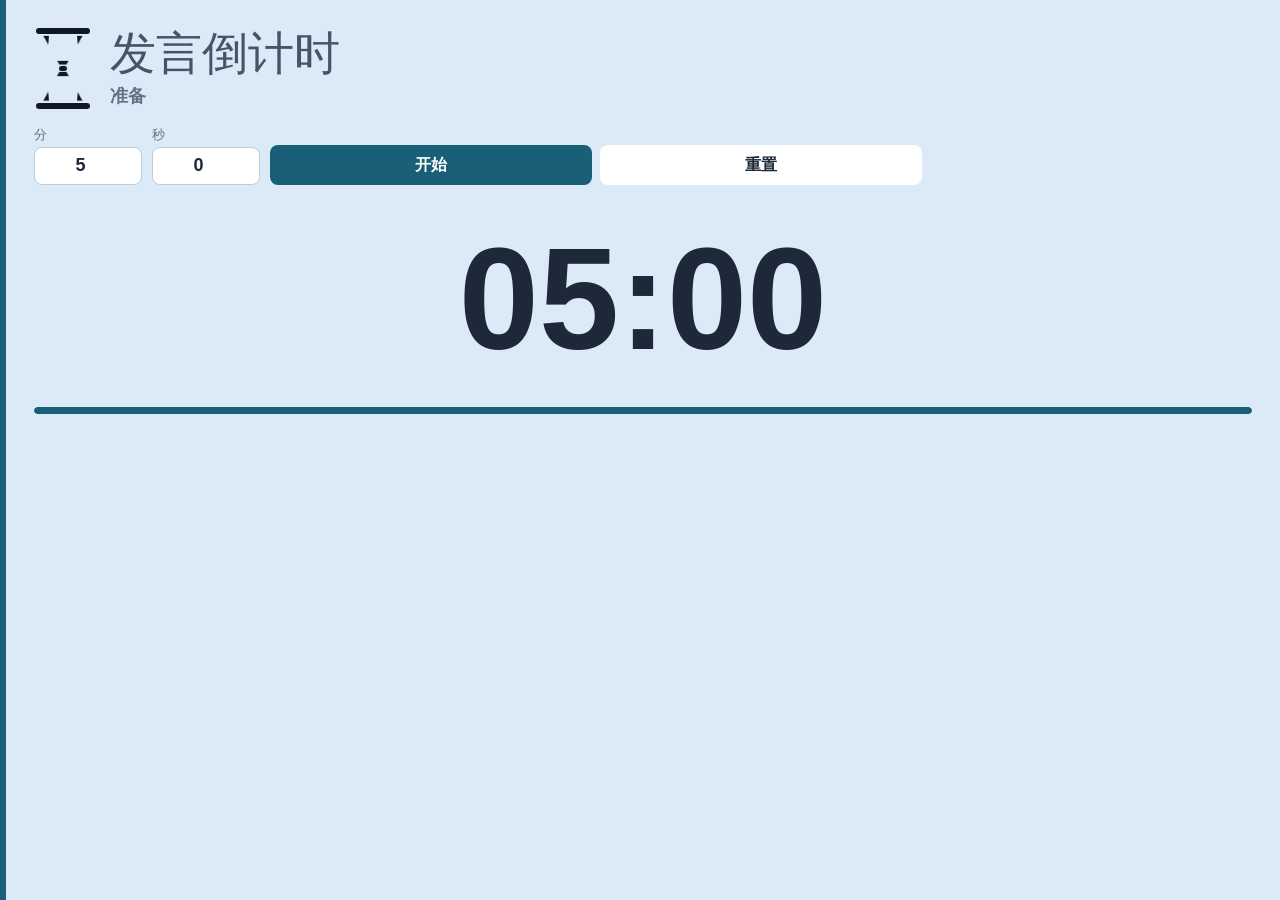
<file: index.html>
<!doctype html>
<html lang="zh-CN">
  <head>
    <meta charset="utf-8" />
    <meta http-equiv="refresh" content="0; url=./src/index.html" />
    <meta name="viewport" content="width=device-width, initial-scale=1" />
    <title>发言倒计时</title>
  </head>
  <body>
    <a href="./src/index.html">打开发言倒计时</a>
  </body>
</html>
</file>
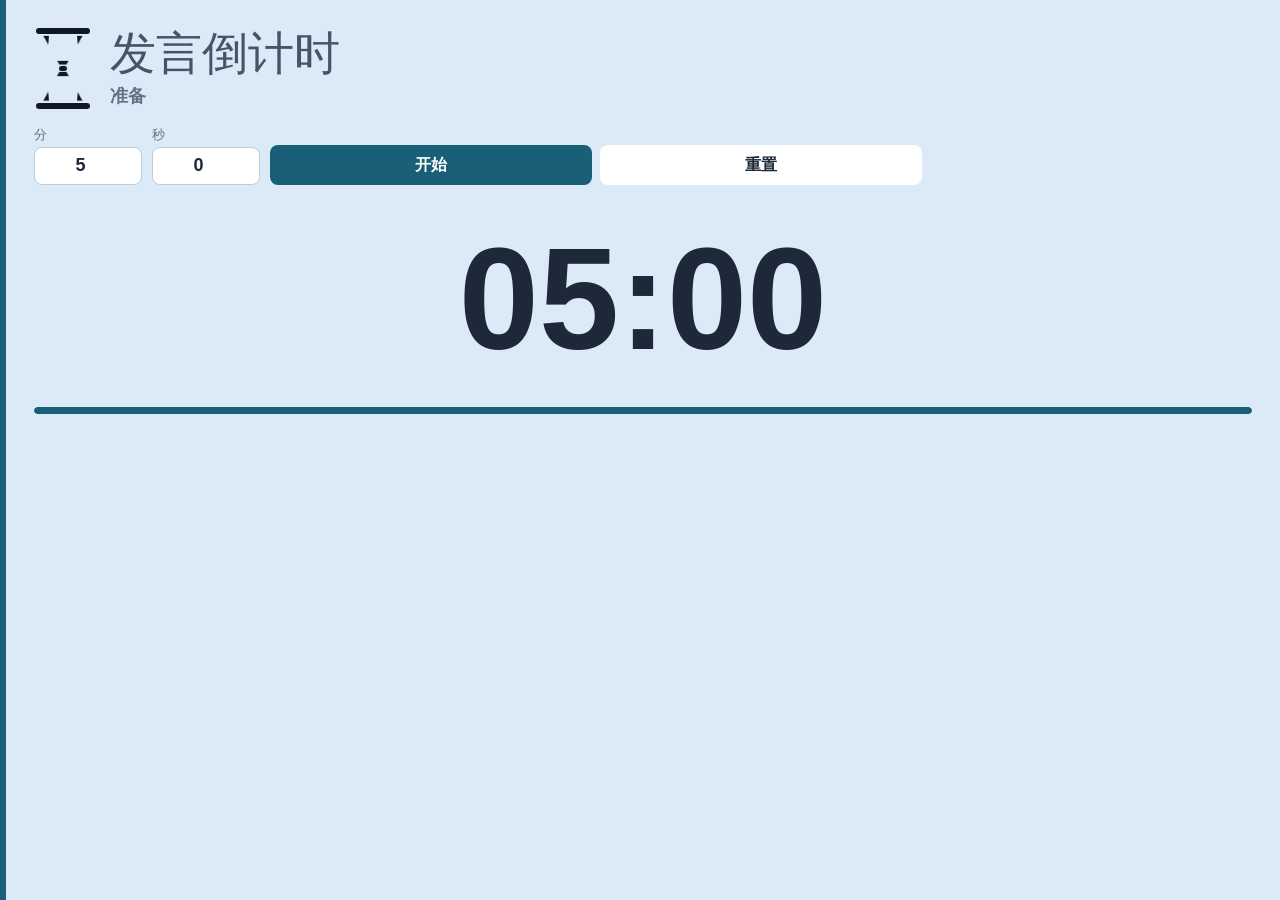
<file: src/index.html>
<!doctype html>
<html lang="zh-CN">
  <head>
    <meta charset="utf-8" />
    <meta name="viewport" content="width=device-width, initial-scale=1" />
    <title>发言倒计时</title>
    <link rel="stylesheet" href="./styles.css" />
    <script src="./timer.js" defer></script>
  </head>
  <body>
    <main class="timer-app" aria-label="发言倒计时">
      <section class="timer-surface" id="timerSurface" data-state="ready">
        <header class="brand-row">
          <div class="brand-icon" aria-hidden="true">
            <span class="hourglass-top"></span>
            <span class="hourglass-mid"></span>
            <span class="hourglass-bottom"></span>
          </div>
          <div>
            <h1>发言倒计时</h1>
            <p id="statusLine" aria-live="assertive">准备</p>
          </div>
        </header>

        <form class="control-row" id="timerForm" autocomplete="off">
          <label class="time-field">
            <span>分</span>
            <input id="minutesInput" name="minutes" type="number" min="0" max="999" inputmode="numeric" value="5" />
          </label>
          <label class="time-field">
            <span>秒</span>
            <input id="secondsInput" name="seconds" type="number" min="0" max="59" inputmode="numeric" value="0" />
          </label>
          <div class="actions">
            <button class="primary" id="startButton" type="submit">开始</button>
            <button id="pauseButton" type="button" hidden>暂停</button>
            <button id="resetButton" type="button">重置</button>
          </div>
        </form>

        <div class="display-wrap">
          <div class="time-display" id="timeDisplay" aria-live="polite">05:00</div>
          <div class="progress-track" aria-hidden="true">
            <div class="progress-bar" id="progressBar"></div>
          </div>
        </div>
      </section>
    </main>
  </body>
</html>
</file>
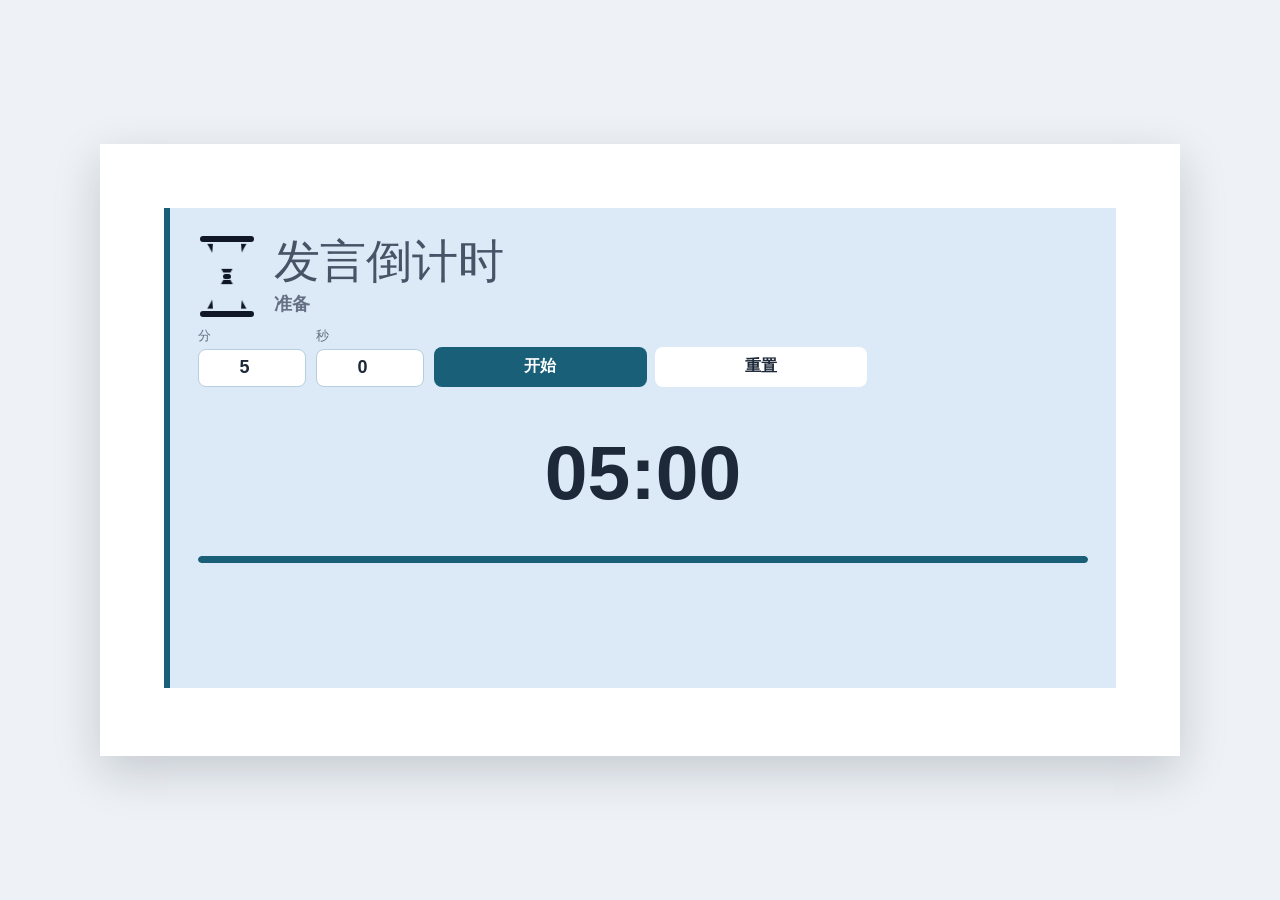
<file: preview.html>
<!doctype html>
<html lang="zh-CN">
  <head>
    <meta charset="utf-8" />
    <meta name="viewport" content="width=device-width, initial-scale=1" />
    <title>简洁倒计时预览</title>
    <style>
      * {
        box-sizing: border-box;
      }

      body {
        min-height: 100vh;
        margin: 0;
        display: grid;
        place-items: center;
        background: #eef2f6;
        color: #101828;
        font-family: "Segoe UI", "PingFang SC", "Microsoft YaHei", Arial, sans-serif;
      }

      .slide {
        width: min(92vw, 1080px);
        aspect-ratio: 16 / 9;
        padding: 5%;
        background: #ffffff;
        box-shadow: 0 16px 44px rgba(16, 24, 40, 0.18);
      }

      iframe {
        width: 100%;
        height: 100%;
        border: 0;
      }
    </style>
  </head>
  <body>
    <div class="slide">
      <iframe src="./src/index.html" title="简洁倒计时"></iframe>
    </div>
  </body>
</html>
</file>
<file: src/styles.css>
:root {
  color-scheme: light;
  --bg: #ffffff;
  --surface: #dbeaf6;
  --surface-soft: #edf6fc;
  --text: #1d2939;
  --muted: #667085;
  --line: #b7cedf;
  --accent: #195f78;
  --accent-strong: #0f4f66;
  --warn: #b45309;
  --done: #b42318;
  --button: #ffffff;
  --shadow: none;
}

* {
  box-sizing: border-box;
}

html,
body {
  height: 100%;
}

body {
  margin: 0;
  background: var(--bg);
  color: var(--text);
  font-family: "Segoe UI", "PingFang SC", "Microsoft YaHei", Arial, sans-serif;
}

button,
input {
  font: inherit;
}

.timer-app {
  display: grid;
  min-height: 100%;
  padding: 0;
  place-items: center;
}

.timer-surface {
  display: grid;
  width: 100%;
  min-height: 100%;
  gap: clamp(10px, 2.4vh, 18px);
  align-content: start;
  border-left: clamp(3px, 0.8vw, 6px) solid var(--accent);
  border-radius: 0;
  background: var(--surface);
  box-shadow: var(--shadow);
  padding: clamp(14px, 3vw, 28px);
}

.brand-row {
  display: grid;
  grid-template-columns: auto minmax(0, 1fr);
  gap: clamp(12px, 2.4vw, 18px);
  align-items: center;
}

.brand-icon {
  position: relative;
  width: clamp(34px, 8vw, 58px);
  aspect-ratio: 0.72;
}

.brand-icon::before,
.brand-icon::after {
  content: "";
  position: absolute;
  left: 4%;
  right: 4%;
  height: 7%;
  border-radius: 999px;
  background: #101828;
}

.brand-icon::before {
  top: 0;
}

.brand-icon::after {
  bottom: 0;
}

.hourglass-top,
.hourglass-bottom {
  position: absolute;
  left: 14%;
  right: 14%;
  height: 38%;
  border: 6px solid #101828;
}

.hourglass-top {
  top: 8%;
  border-top: 0;
  border-bottom-width: 4px;
  transform: perspective(80px) rotateX(20deg);
  clip-path: polygon(0 0, 100% 0, 58% 100%, 42% 100%);
}

.hourglass-bottom {
  bottom: 8%;
  border-bottom: 0;
  border-top-width: 4px;
  transform: perspective(80px) rotateX(-20deg);
  clip-path: polygon(42% 0, 58% 0, 100% 100%, 0 100%);
}

.hourglass-mid {
  position: absolute;
  top: 47%;
  left: 43%;
  width: 14%;
  height: 6%;
  border-radius: 999px;
  background: #101828;
}

h1 {
  margin: 0;
  color: #475467;
  font-size: clamp(24px, 5.8vw, 46px);
  font-weight: 500;
  letter-spacing: 0;
  line-height: 1.1;
}

.brand-row p {
  min-height: 24px;
  margin: 6px 0 0;
  color: var(--muted);
  font-size: clamp(13px, 2.6vw, 18px);
  font-weight: 650;
  line-height: 1.25;
}

.control-row {
  display: grid;
  grid-template-columns: minmax(72px, 108px) minmax(72px, 108px) minmax(198px, 1fr);
  gap: 10px;
  align-items: end;
}

.time-field {
  display: grid;
  gap: 5px;
  color: var(--muted);
  font-size: 13px;
  line-height: 1.2;
}

.time-field input {
  width: 100%;
  min-height: 38px;
  border: 1px solid var(--line);
  border-radius: 8px;
  background: #ffffff;
  color: var(--text);
  padding: 7px 10px;
  text-align: center;
  font-size: 18px;
  font-weight: 650;
  outline: none;
}

.time-field input:focus {
  border-color: var(--accent);
  box-shadow: 0 0 0 3px rgba(15, 118, 110, 0.14);
}

.actions {
  display: grid;
  grid-template-columns: repeat(3, minmax(66px, 1fr));
  gap: 8px;
}

button {
  min-height: 40px;
  border: 1px solid transparent;
  border-radius: 8px;
  background: var(--button);
  color: var(--text);
  cursor: pointer;
  font-weight: 650;
  padding: 8px 12px;
  transition: background 140ms ease, border-color 140ms ease, color 140ms ease;
}

button:hover {
  border-color: #98a2b3;
}

button:focus-visible {
  outline: 3px solid rgba(15, 118, 110, 0.2);
  outline-offset: 2px;
}

button.primary {
  background: var(--accent);
  color: #ffffff;
}

button.primary:hover {
  background: var(--accent-strong);
  border-color: var(--accent-strong);
}

.display-wrap {
  display: grid;
  gap: 12px;
  padding-top: 2px;
}

.time-display {
  min-height: clamp(82px, 30vh, 190px);
  display: grid;
  place-items: center;
  color: var(--text);
  font-size: clamp(62px, 16vh, 150px);
  font-variant-numeric: tabular-nums;
  font-weight: 760;
  letter-spacing: 0;
  line-height: 0.95;
  white-space: nowrap;
}

.progress-track {
  height: 7px;
  overflow: hidden;
  border-radius: 999px;
  background: rgba(255, 255, 255, 0.78);
}

.progress-bar {
  width: 100%;
  height: 100%;
  border-radius: inherit;
  background: var(--accent);
  transform-origin: left center;
  transition: width 160ms linear, background 180ms ease;
}

.timer-surface[data-state="running"] .brand-row p {
  color: var(--accent-strong);
}

.timer-surface[data-state="warning"] .progress-bar {
  background: var(--warn);
}

.timer-surface[data-state="warning"] .brand-row p {
  color: var(--warn);
}

.timer-surface[data-state="done"] {
  border-color: rgba(180, 35, 24, 0.32);
}

.timer-surface[data-state="done"] .time-display,
.timer-surface[data-state="done"] .brand-row p {
  color: var(--done);
}

.timer-surface[data-state="done"] .progress-bar {
  background: var(--done);
}

@media (max-width: 560px) {
  .control-row {
    grid-template-columns: 1fr 1fr;
  }

  .actions {
    grid-column: 1 / -1;
  }

  .time-display {
    min-height: 120px;
    font-size: clamp(58px, 21vw, 96px);
  }
}

@media (max-width: 360px) {
  .actions {
    grid-template-columns: 1fr;
  }
}
</file>
